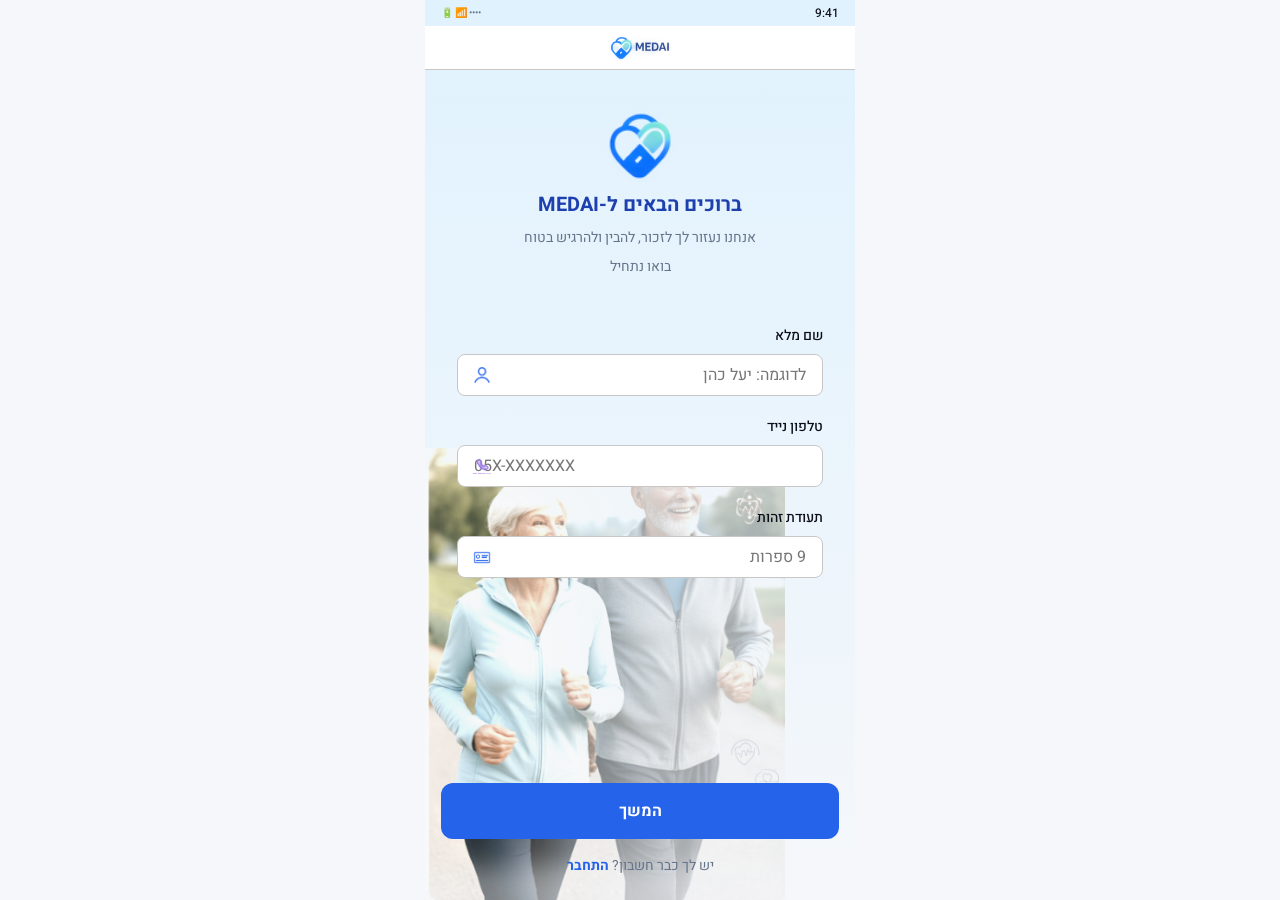
<file: index.html>
<!DOCTYPE html>
<html lang="he" dir="rtl">
<head>
<meta charset="UTF-8" />
<meta name="viewport" content="width=device-width, initial-scale=1.0" />
<title>MedAI — הרשמה</title>
<meta name="description" content="MedAI — הרשמת משתמש חדש: שם מלא, טלפון נייד ותעודת זהות" />
<link rel="icon" type="image/png" href="assets/images/logo-icon.png" />
<link rel="preconnect" href="https://fonts.googleapis.com" />
<link rel="preconnect" href="https://fonts.gstatic.com" crossorigin />
<link href="https://fonts.googleapis.com/css2?family=Heebo:wght@400;500;700&display=swap" rel="stylesheet" />
<link rel="stylesheet" href="style.css" />
</head>
<body>
<div class="screen screen--register">

  <div class="register-bg" aria-hidden="true">
    <img src="assets/images/registration-people.png" alt="" />
  </div>

  <div class="status-bar" aria-hidden="true">
    <span class="status-bar__time">9:41</span>
    <span class="status-bar__icons">••••  📶  🔋</span>
  </div>

  <header class="logo-header">
    <img src="assets/images/logo-header.png" alt="MedAI" />
  </header>

  <main class="content">

    <div class="register-hero">
      <img class="register-hero__icon" src="assets/images/logo-icon.png" alt="MedAI" />
      <h1 class="register-hero__title">ברוכים הבאים ל-MEDAI</h1>
      <p class="register-hero__subtitle">אנחנו נעזור לך לזכור, להבין ולהרגיש בטוח</p>
      <p class="register-hero__subtitle">בואו נתחיל</p>
    </div>

    <form class="form" id="register-form" action="#" onsubmit="return false;">

      <div class="field">
        <label class="field__label" for="reg-name">שם מלא</label>
        <div class="field__input-wrap">
          <input class="field__input field__input--with-icon" type="text" id="reg-name" name="reg-name" placeholder="לדוגמה: יעל כהן" autocomplete="name" />
          <span class="field__input-icon" aria-hidden="true"><img src="assets/icons/icon-user.png" alt="" /></span>
        </div>
      </div>

      <div class="field">
        <label class="field__label" for="reg-phone">טלפון נייד</label>
        <div class="field__input-wrap">
          <input class="field__input field__input--with-icon" type="tel" id="reg-phone" name="reg-phone" placeholder="05X-XXXXXXX" autocomplete="tel" />
          <span class="field__input-icon" aria-hidden="true"><img src="assets/icons/icon-phone.png" alt="" class="icon-tint-primary" /></span>
        </div>
      </div>

      <div class="field">
        <label class="field__label" for="reg-id">תעודת זהות</label>
        <div class="field__input-wrap">
          <input class="field__input field__input--with-icon" type="text" id="reg-id" name="reg-id" placeholder="9 ספרות" inputmode="numeric" autocomplete="off" />
          <span class="field__input-icon" aria-hidden="true"><img src="assets/icons/icon-id-card.png" alt="" /></span>
        </div>
      </div>

    </form>

  </main>

  <div class="btn-footer">
    <button type="submit" form="register-form" class="btn btn--primary" id="register-continue-btn">
      המשך
    </button>
    <button type="button" class="register-footer-link" id="register-login-link">
      יש לך כבר חשבון? <strong>התחבר</strong>
    </button>
  </div>

</div>
<script src="script.js"></script>
</body>
</html>
</file>
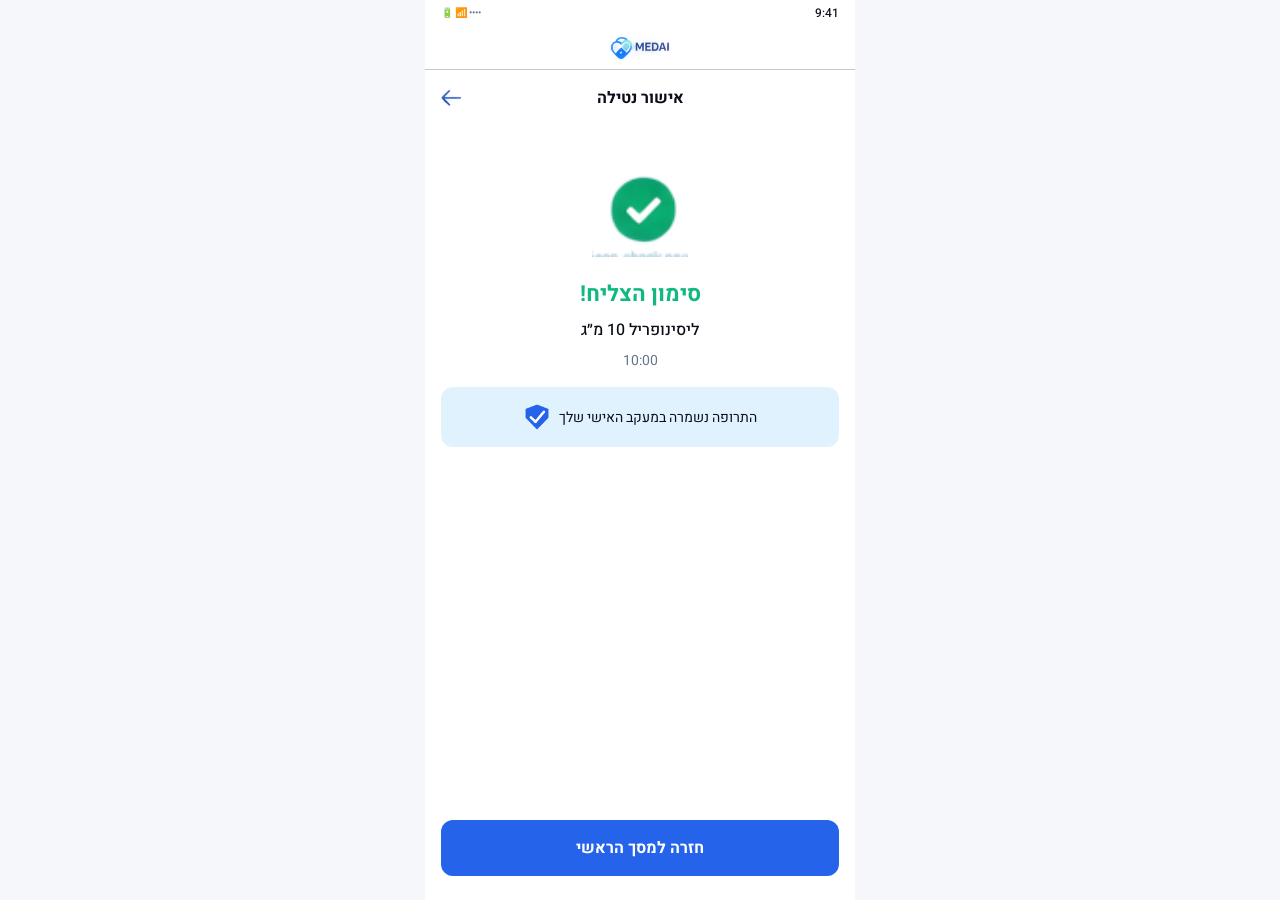
<file: dose-confirmation.html>
<!DOCTYPE html>
<html lang="he" dir="rtl">
<head>
<meta charset="UTF-8" />
<meta name="viewport" content="width=device-width, initial-scale=1.0" />
<title>MedAI — אישור נטילה</title>
<meta name="description" content="MedAI — אישור שהתרופה נלקחה בהצלחה" />
<link rel="icon" type="image/png" href="assets/images/logo-icon.png" />
<link rel="preconnect" href="https://fonts.googleapis.com" />
<link rel="preconnect" href="https://fonts.gstatic.com" crossorigin />
<link href="https://fonts.googleapis.com/css2?family=Heebo:wght@400;500;700&display=swap" rel="stylesheet" />
<link rel="stylesheet" href="style.css" />
</head>
<body>
<div class="screen">

  <div class="status-bar" aria-hidden="true">
    <span class="status-bar__time">9:41</span>
    <span class="status-bar__icons">••••  📶  🔋</span>
  </div>

  <header class="logo-header">
    <img src="assets/images/logo-header.png" alt="MedAI" />
  </header>

  <header class="page-header page-header--onboarding">
    <a class="page-header__icon-btn" href="home.html" aria-label="חזרה למסך הראשי">
      <img src="assets/icons/icon-back.png" alt="" />
    </a>
    <div class="page-header__title-group">
      <p class="page-header__title">אישור נטילה</p>
    </div>
  </header>

  <main class="content">

    <div class="result">
      <img class="result__icon" src="assets/icons/icon-check.png" alt="" />
      <h1 class="result__title result__title--success">סימון הצליח!</h1>
      <p class="result__meta" id="dose-confirm-name">ליסינופריל 10 מ״ג</p>
      <p class="result__time" id="dose-confirm-time">10:00</p>
    </div>

    <div class="info-card">
      <img src="assets/icons/icon-shield-check.png" alt="" />
      <p>התרופה נשמרה במעקב האישי שלך</p>
    </div>

  </main>

  <div class="btn-footer">
    <a class="btn btn--primary" href="home.html">חזרה למסך הראשי</a>
  </div>

</div>
<script src="script.js"></script>
</body>
</html>
</file>
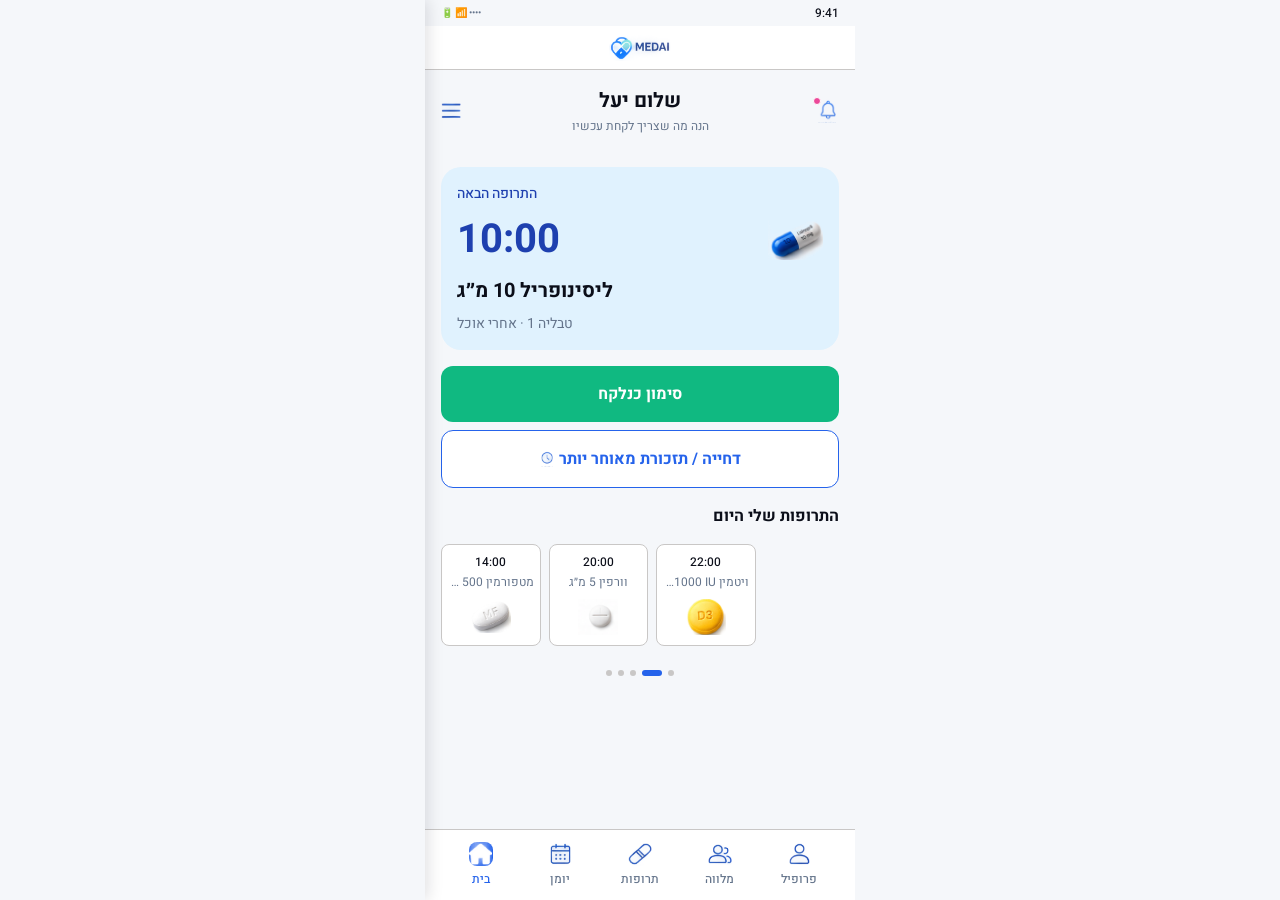
<file: home.html>
<!DOCTYPE html>
<html lang="he" dir="rtl">
<head>
<meta charset="UTF-8" />
<meta name="viewport" content="width=device-width, initial-scale=1.0" />
<title>MedAI — התרופה הבאה עכשיו</title>
<meta name="description" content="MedAI — לוח הבית: התרופה הבאה, תזכורות ותרופות היום" />
<link rel="icon" type="image/png" href="assets/images/logo-icon.png" />
<link rel="preconnect" href="https://fonts.googleapis.com" />
<link rel="preconnect" href="https://fonts.gstatic.com" crossorigin />
<link href="https://fonts.googleapis.com/css2?family=Heebo:wght@400;500;700&display=swap" rel="stylesheet" />
<link rel="stylesheet" href="style.css" />
</head>
<body>
<div class="screen screen--tinted">

  <div class="status-bar" aria-hidden="true">
    <span class="status-bar__time">9:41</span>
    <span class="status-bar__icons">••••  📶  🔋</span>
  </div>

  <header class="logo-header">
    <img src="assets/images/logo-header.png" alt="MedAI" />
  </header>

  <header class="page-header">
    <button type="button" class="page-header__icon-btn" id="menu-toggle" aria-haspopup="true" aria-expanded="false" aria-controls="nav-drawer" aria-label="פתיחת תפריט">
      <img src="assets/icons/icon-menu.png" alt="" />
    </button>
    <div class="page-header__title-group">
      <p class="page-header__title page-header__title--lg">שלום <span id="patient-name-index">יעל</span></p>
      <p class="page-header__subtitle">הנה מה שצריך לקחת עכשיו</p>
    </div>
    <a class="page-header__icon-btn page-header__icon-btn--trailing" href="prescription-alert.html" aria-label="התראות">
      <img src="assets/icons/icon-bell.png" alt="" />
      <span class="page-header__badge" aria-hidden="true"></span>
    </a>
  </header>

  <main class="content">

    <section class="hero-card" aria-label="התרופה הבאה">
      <p class="hero-card__kicker">התרופה הבאה</p>
      <div class="hero-card__time-row">
        <p class="hero-card__time">10:00</p>
        <img class="hero-card__pill-img" src="assets/images/lisinopril-10mg.png" alt="ליסינופריל 10 מ״ג" />
      </div>
      <p class="hero-card__name">ליסינופריל 10 מ״ג</p>
      <p class="hero-card__caption">טבליה 1 · אחרי אוכל</p>
    </section>

    <div class="action-buttons">
      <button type="button" class="btn btn--success" id="confirm-dose-btn" data-next="dose-confirmation.html">
        <img src="assets/icons/icon-check.png" alt="" />
        סימון כנלקח
      </button>
      <button type="button" class="btn btn--outline" id="snooze-btn">
        <img src="assets/icons/icon-clock.png" alt="" />
        דחייה / תזכורת מאוחר יותר
      </button>
    </div>

    <div class="snooze-popup" id="snooze-popup" hidden>
      <div class="snooze-popup__card">
        <button type="button" class="snooze-popup__close" id="snooze-popup-close" aria-label="סגירה">✕</button>
        <img class="snooze-popup__img" src="assets/images/snooze-reminder.png" alt="מזכיר אותך עוד 10 דקות" />
      </div>
    </div>

    <h2 class="section-title">התרופות שלי היום</h2>

    <div class="mini-cards" id="mini-cards-list">
      <article class="mini-card">
        <div class="mini-card__text">
          <p class="mini-card__time">14:00</p>
          <p class="mini-card__name">מטפורמין 500 מ״ג</p>
        </div>
        <img class="mini-card__img" src="assets/images/metformin-500mg.png" alt="מטפורמין" />
      </article>
      <article class="mini-card">
        <div class="mini-card__text">
          <p class="mini-card__time">20:00</p>
          <p class="mini-card__name">וורפין 5 מ״ג</p>
        </div>
        <img class="mini-card__img" src="assets/images/warfarin-5mg.png" alt="וורפין" />
      </article>
      <article class="mini-card">
        <div class="mini-card__text">
          <p class="mini-card__time">22:00</p>
          <p class="mini-card__name">ויטמין D 1000 IU</p>
        </div>
        <img class="mini-card__img" src="assets/images/vitamin-d-1000iu.png" alt="ויטמין D" />
      </article>
    </div>

    <div class="slider" role="tablist" aria-label="דפדוף תרופות">
      <span class="slider__dot" aria-hidden="true"></span>
      <span class="slider__dot slider__dot--active" aria-hidden="true"></span>
      <span class="slider__dot" aria-hidden="true"></span>
      <span class="slider__dot" aria-hidden="true"></span>
      <span class="slider__dot" aria-hidden="true"></span>
    </div>

  </main>

  <nav class="bottom-nav" aria-label="ניווט ראשי">
    <a class="nav-item nav-item--active" href="home.html" aria-current="page">
      <span class="nav-item__icon-wrap"><img src="assets/icons/nav-home.png" alt="" /></span>
      <span class="nav-item__label">בית</span>
    </a>
    <a class="nav-item" href="#">
      <span class="nav-item__icon-wrap"><img src="assets/icons/nav-calendar.png" alt="" /></span>
      <span class="nav-item__label">יומן</span>
    </a>
    <a class="nav-item" href="onboarding.html">
      <span class="nav-item__icon-wrap"><img src="assets/icons/nav-medications.png" alt="" /></span>
      <span class="nav-item__label">תרופות</span>
    </a>
    <a class="nav-item" href="status.html">
      <span class="nav-item__icon-wrap"><img src="assets/icons/nav-caregiver.png" alt="" /></span>
      <span class="nav-item__label">מלווה</span>
    </a>
    <a class="nav-item" href="#">
      <span class="nav-item__icon-wrap"><img src="assets/icons/nav-profile.png" alt="" /></span>
      <span class="nav-item__label">פרופיל</span>
    </a>
  </nav>

  <div class="drawer-overlay" id="drawer-overlay" aria-hidden="true"></div>
  <nav class="drawer" id="nav-drawer" aria-label="ניווט בין מסכים" aria-hidden="true">
    <div class="drawer__head">
      <button type="button" class="drawer__close" id="drawer-close" aria-label="סגירת תפריט">✕</button>
      <p class="drawer__title">מסכי האפליקציה</p>
    </div>
    <div class="drawer__nav">
      <a class="drawer__link" href="index.html">הרשמה</a>
      <a class="drawer__link is-current" href="home.html" aria-current="page">מסך הבית — התרופה הבאה עכשיו</a>
      <a class="drawer__link" href="onboarding.html">הזנת תרופה ראשונה</a>
      <a class="drawer__link" href="status.html">סטטוס המטופל היום — מלווה</a>
    </div>
  </nav>

</div>
<script src="script.js"></script>
</body>
</html>
</file>
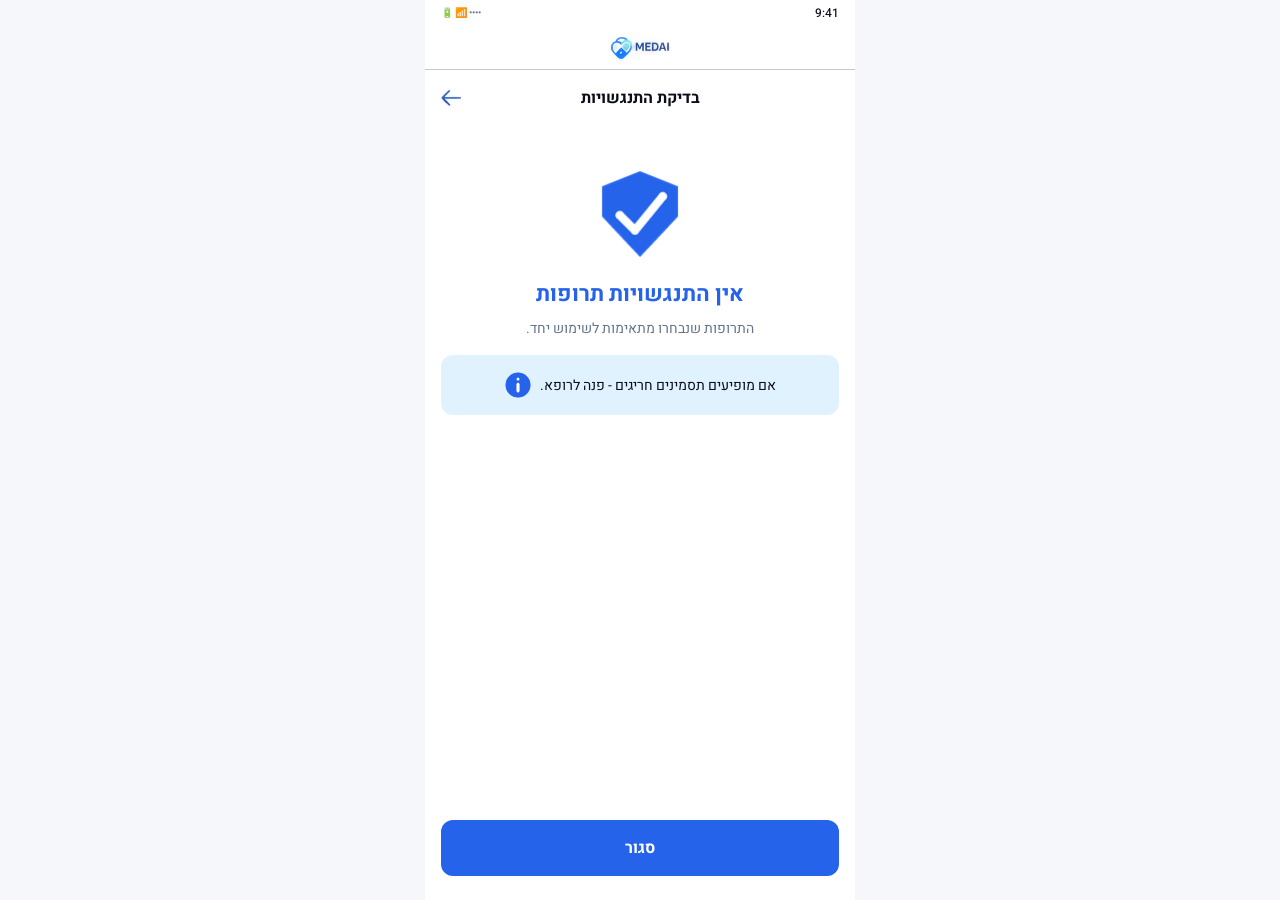
<file: interaction-check.html>
<!DOCTYPE html>
<html lang="he" dir="rtl">
<head>
<meta charset="UTF-8" />
<meta name="viewport" content="width=device-width, initial-scale=1.0" />
<title>MedAI — בדיקת התנגשויות תרופות</title>
<meta name="description" content="MedAI — תוצאת בדיקת התנגשויות בין תרופות" />
<link rel="icon" type="image/png" href="assets/images/logo-icon.png" />
<link rel="preconnect" href="https://fonts.googleapis.com" />
<link rel="preconnect" href="https://fonts.gstatic.com" crossorigin />
<link href="https://fonts.googleapis.com/css2?family=Heebo:wght@400;500;700&display=swap" rel="stylesheet" />
<link rel="stylesheet" href="style.css" />
</head>
<body>
<div class="screen">

  <div class="status-bar" aria-hidden="true">
    <span class="status-bar__time">9:41</span>
    <span class="status-bar__icons">••••  📶  🔋</span>
  </div>

  <header class="logo-header">
    <img src="assets/images/logo-header.png" alt="MedAI" />
  </header>

  <header class="page-header page-header--onboarding">
    <a class="page-header__icon-btn" href="home.html" aria-label="חזרה למסך הראשי">
      <img src="assets/icons/icon-back.png" alt="" />
    </a>
    <div class="page-header__title-group">
      <p class="page-header__title">בדיקת התנגשויות</p>
    </div>
  </header>

  <main class="content">

    <div class="result">
      <img class="result__icon" src="assets/icons/icon-shield-check.png" alt="" />
      <h1 class="result__title result__title--primary">אין התנגשויות תרופות</h1>
      <p class="result__caption" id="interaction-caption">התרופות שנבחרו מתאימות לשימוש יחד.</p>
    </div>

    <div class="info-card">
      <img src="assets/icons/icon-info.png" alt="" />
      <p>אם מופיעים תסמינים חריגים - פנה לרופא.</p>
    </div>

  </main>

  <div class="btn-footer">
    <a class="btn btn--primary" href="home.html">סגור</a>
  </div>

</div>
<script src="script.js"></script>
</body>
</html>
</file>
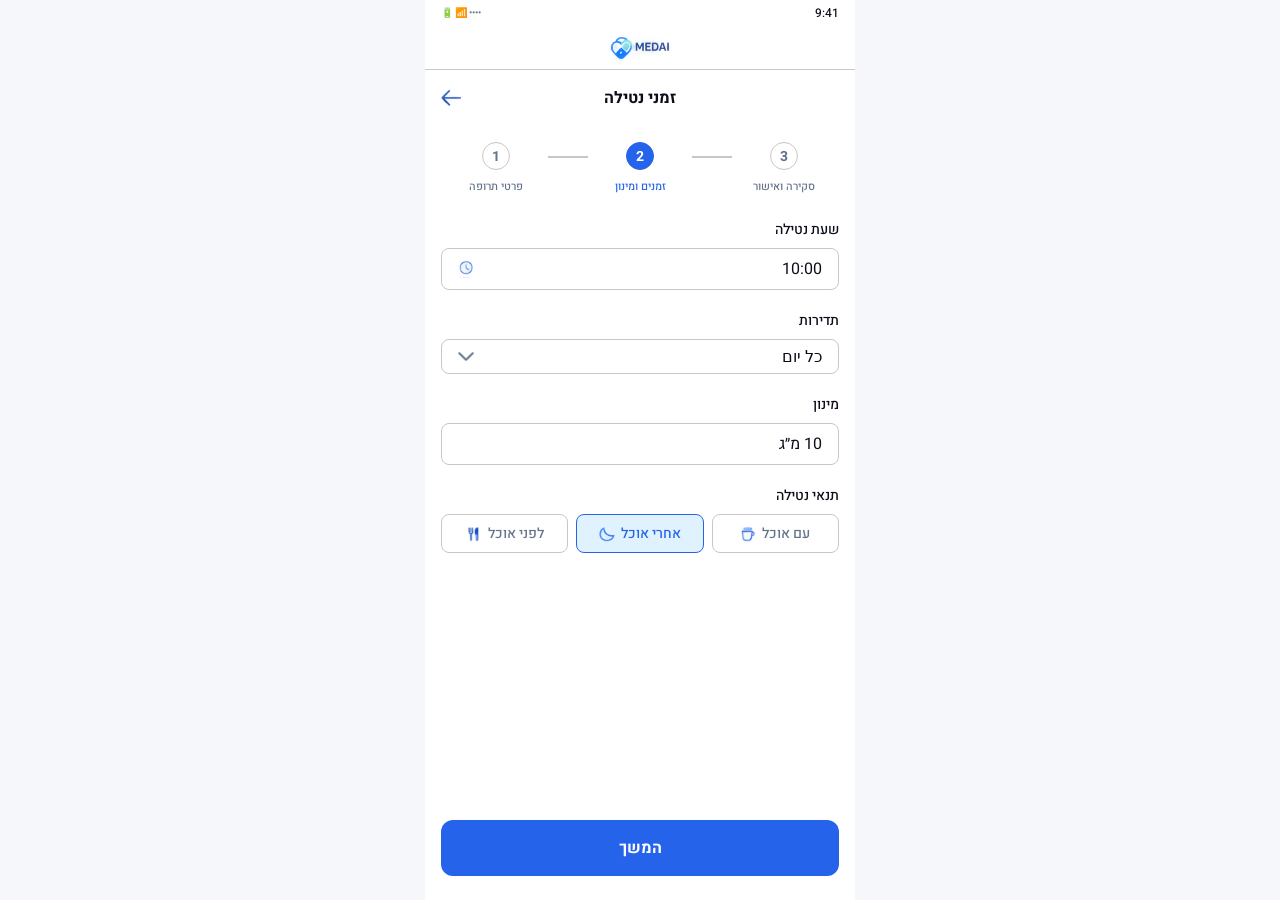
<file: onboarding-2.html>
<!DOCTYPE html>
<html lang="he" dir="rtl">
<head>
<meta charset="UTF-8" />
<meta name="viewport" content="width=device-width, initial-scale=1.0" />
<title>MedAI — זמני נטילה</title>
<meta name="description" content="MedAI — אשף הזנת תרופה: שלב 2, זמנים ומינון" />
<link rel="icon" type="image/png" href="assets/images/logo-icon.png" />
<link rel="preconnect" href="https://fonts.googleapis.com" />
<link rel="preconnect" href="https://fonts.gstatic.com" crossorigin />
<link href="https://fonts.googleapis.com/css2?family=Heebo:wght@400;500;700&display=swap" rel="stylesheet" />
<link rel="stylesheet" href="style.css" />
</head>
<body data-page="onboarding-2">
<div class="screen">

  <div class="status-bar" aria-hidden="true">
    <span class="status-bar__time">9:41</span>
    <span class="status-bar__icons">••••  📶  🔋</span>
  </div>

  <header class="logo-header">
    <img src="assets/images/logo-header.png" alt="MedAI" />
  </header>

  <header class="page-header page-header--onboarding">
    <a class="page-header__icon-btn" href="onboarding.html" aria-label="חזרה לשלב הקודם">
      <img src="assets/icons/icon-back.png" alt="" />
    </a>
    <div class="page-header__title-group">
      <p class="page-header__title">זמני נטילה</p>
    </div>
  </header>

  <ol class="stepper" aria-label="שלבי הזנת תרופה">
    <li class="stepper__step">
      <span class="stepper__circle">1</span>
      <span class="stepper__label">פרטי תרופה</span>
    </li>
    <li class="stepper__connector" aria-hidden="true"></li>
    <li class="stepper__step stepper__step--active">
      <span class="stepper__circle" aria-current="step">2</span>
      <span class="stepper__label">זמנים ומינון</span>
    </li>
    <li class="stepper__connector" aria-hidden="true"></li>
    <li class="stepper__step">
      <span class="stepper__circle">3</span>
      <span class="stepper__label">סקירה ואישור</span>
    </li>
  </ol>

  <form class="form" action="#" onsubmit="return false;">

    <div class="field">
      <label class="field__label" for="dose-time">שעת נטילה</label>
      <div class="field__input-wrap">
        <input class="field__input field__input--with-icon" type="text" id="dose-time" name="dose-time" value="10:00" inputmode="numeric" />
        <span class="field__input-icon" aria-hidden="true"><img src="assets/icons/icon-clock.png" alt="" /></span>
      </div>
    </div>

    <div class="field">
      <label class="field__label" for="frequency">תדירות</label>
      <div class="field__input-wrap">
        <select class="field__input field__input--with-icon" id="frequency" name="frequency">
          <option value="daily">כל יום</option>
          <option value="every-12h">כל 12 שעות</option>
          <option value="weekly">פעם בשבוע</option>
        </select>
        <span class="field__input-icon" aria-hidden="true"><img src="assets/icons/icon-chevron-down.png" alt="" /></span>
      </div>
    </div>

    <div class="field">
      <label class="field__label" for="dosage">מינון</label>
      <div class="field__input-wrap">
        <input class="field__input" type="text" id="dosage" name="dosage" value="10 מ״ג" />
      </div>
    </div>

    <div class="field">
      <span class="field__label">תנאי נטילה</span>
      <div class="chip-row" role="radiogroup" aria-label="תנאי נטילה">
        <button type="button" class="chip" role="radio" aria-pressed="false" aria-checked="false" data-chip="before">
          <img src="assets/icons/icon-before.png" alt="" />
          לפני אוכל
        </button>
        <button type="button" class="chip" role="radio" aria-pressed="true" aria-checked="true" data-chip="after">
          <img src="assets/icons/icon-after.png" alt="" />
          אחרי אוכל
        </button>
        <button type="button" class="chip" role="radio" aria-pressed="false" aria-checked="false" data-chip="with">
          <img src="assets/icons/icon-with.png" alt="" />
          עם אוכל
        </button>
      </div>
    </div>

  </form>

  <div class="btn-footer">
    <button type="submit" form="" class="btn btn--primary" id="continue-btn" data-next="onboarding-3.html">
      המשך
    </button>
  </div>

</div>
<script src="script.js"></script>
</body>
</html>
</file>
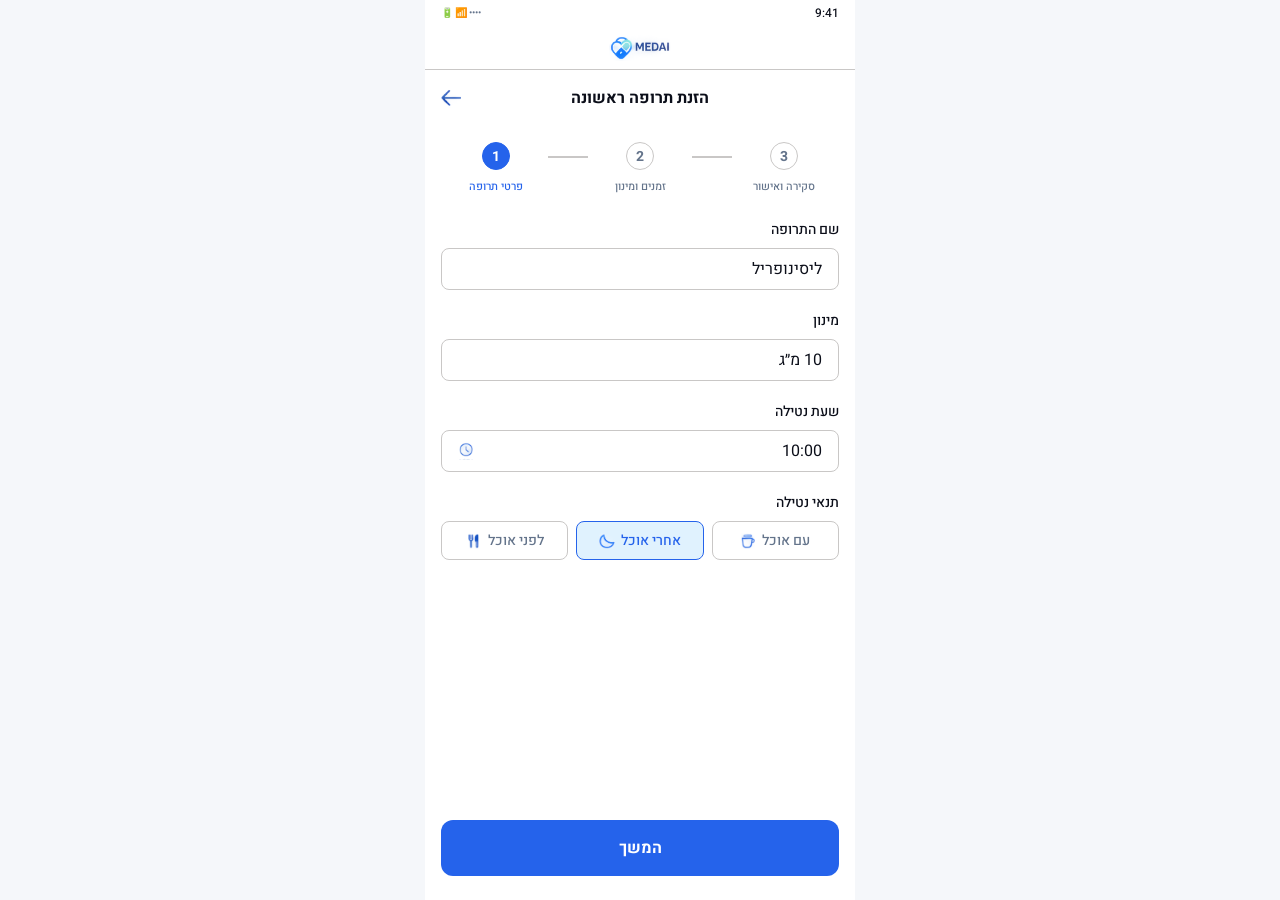
<file: onboarding.html>
<!DOCTYPE html>
<html lang="he" dir="rtl">
<head>
<meta charset="UTF-8" />
<meta name="viewport" content="width=device-width, initial-scale=1.0" />
<title>MedAI — הזנת תרופה ראשונה</title>
<meta name="description" content="MedAI — אשף הזנת תרופה ראשונה: פרטי תרופה, זמנים ומינון, סקירה ואישור" />
<link rel="icon" type="image/png" href="assets/images/logo-icon.png" />
<link rel="preconnect" href="https://fonts.googleapis.com" />
<link rel="preconnect" href="https://fonts.gstatic.com" crossorigin />
<link href="https://fonts.googleapis.com/css2?family=Heebo:wght@400;500;700&display=swap" rel="stylesheet" />
<link rel="stylesheet" href="style.css" />
</head>
<body>
<div class="screen">

  <div class="status-bar" aria-hidden="true">
    <span class="status-bar__time">9:41</span>
    <span class="status-bar__icons">••••  📶  🔋</span>
  </div>

  <header class="logo-header">
    <img src="assets/images/logo-header.png" alt="MedAI" />
  </header>

  <header class="page-header page-header--onboarding">
    <a class="page-header__icon-btn" href="home.html" aria-label="חזרה למסך הקודם">
      <img src="assets/icons/icon-back.png" alt="" />
    </a>
    <div class="page-header__title-group">
      <p class="page-header__title">הזנת תרופה ראשונה</p>
    </div>
  </header>

  <ol class="stepper" aria-label="שלבי הזנת תרופה">
    <li class="stepper__step stepper__step--active">
      <span class="stepper__circle" aria-current="step">1</span>
      <span class="stepper__label">פרטי תרופה</span>
    </li>
    <li class="stepper__connector" aria-hidden="true"></li>
    <li class="stepper__step">
      <span class="stepper__circle">2</span>
      <span class="stepper__label">זמנים ומינון</span>
    </li>
    <li class="stepper__connector" aria-hidden="true"></li>
    <li class="stepper__step">
      <span class="stepper__circle">3</span>
      <span class="stepper__label">סקירה ואישור</span>
    </li>
  </ol>

  <form class="form" action="#" onsubmit="return false;">

    <div class="field">
      <label class="field__label" for="drug-name">שם התרופה</label>
      <div class="field__input-wrap">
        <input class="field__input" type="text" id="drug-name" name="drug-name" value="ליסינופריל" />
      </div>
    </div>

    <div class="field">
      <label class="field__label" for="dosage">מינון</label>
      <div class="field__input-wrap">
        <input class="field__input" type="text" id="dosage" name="dosage" value="10 מ״ג" />
      </div>
    </div>

    <div class="field">
      <label class="field__label" for="dose-time">שעת נטילה</label>
      <div class="field__input-wrap">
        <input class="field__input field__input--with-icon" type="text" id="dose-time" name="dose-time" value="10:00" inputmode="numeric" />
        <span class="field__input-icon" aria-hidden="true"><img src="assets/icons/icon-clock.png" alt="" /></span>
      </div>
    </div>

    <div class="field">
      <span class="field__label">תנאי נטילה</span>
      <div class="chip-row" role="radiogroup" aria-label="תנאי נטילה">
        <button type="button" class="chip" role="radio" aria-pressed="false" aria-checked="false" data-chip="before">
          <img src="assets/icons/icon-before.png" alt="" />
          לפני אוכל
        </button>
        <button type="button" class="chip" role="radio" aria-pressed="true" aria-checked="true" data-chip="after">
          <img src="assets/icons/icon-after.png" alt="" />
          אחרי אוכל
        </button>
        <button type="button" class="chip" role="radio" aria-pressed="false" aria-checked="false" data-chip="with">
          <img src="assets/icons/icon-with.png" alt="" />
          עם אוכל
        </button>
      </div>
    </div>

  </form>

  <div class="btn-footer">
    <button type="submit" form="" class="btn btn--primary" id="continue-btn" data-next="onboarding-2.html">
      המשך
    </button>
  </div>

</div>
<script src="script.js"></script>
</body>
</html>
</file>
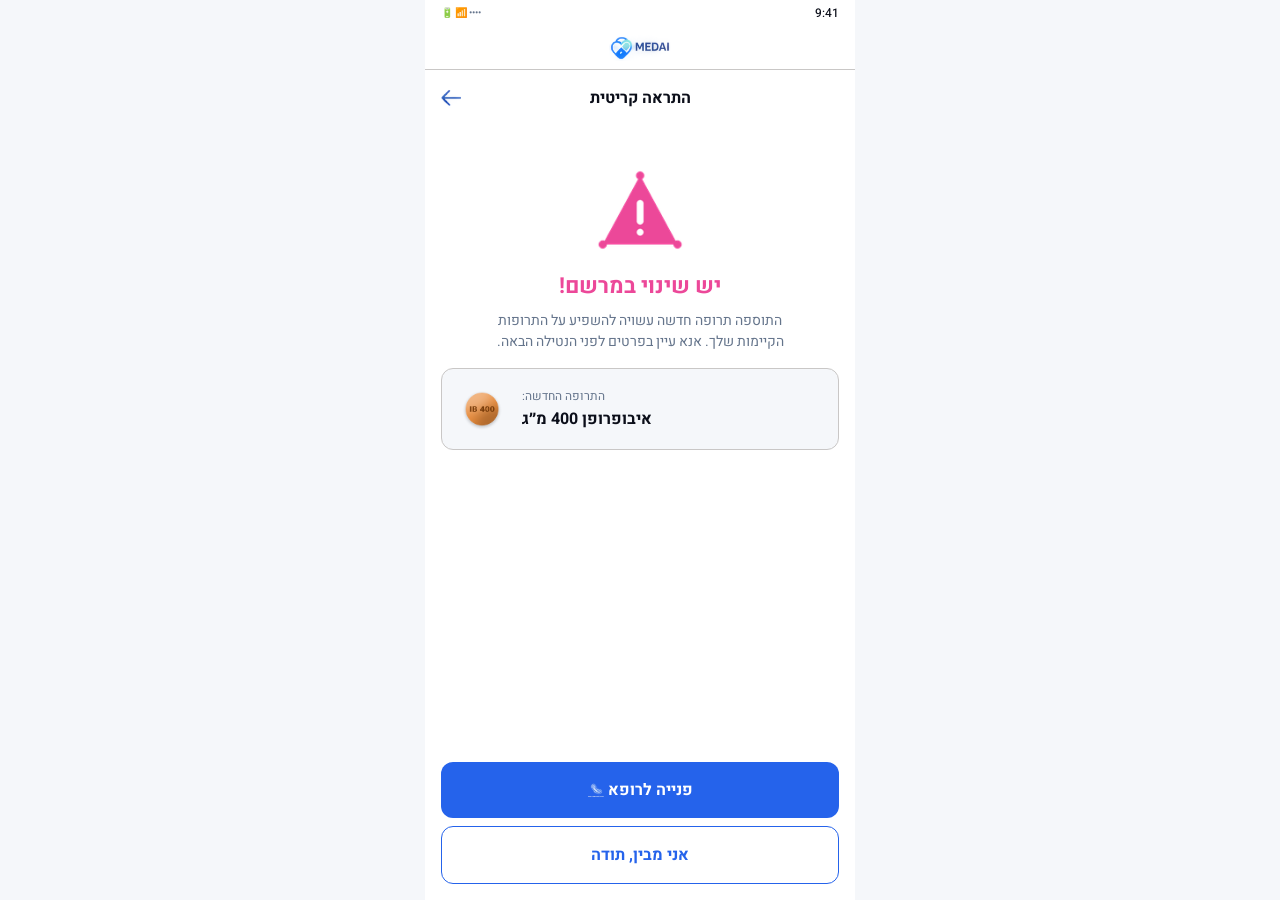
<file: prescription-alert.html>
<!DOCTYPE html>
<html lang="he" dir="rtl">
<head>
<meta charset="UTF-8" />
<meta name="viewport" content="width=device-width, initial-scale=1.0" />
<title>MedAI — התראה קריטית</title>
<meta name="description" content="MedAI — התראה על שינוי במרשם התרופות" />
<link rel="icon" type="image/png" href="assets/images/logo-icon.png" />
<link rel="preconnect" href="https://fonts.googleapis.com" />
<link rel="preconnect" href="https://fonts.gstatic.com" crossorigin />
<link href="https://fonts.googleapis.com/css2?family=Heebo:wght@400;500;700&display=swap" rel="stylesheet" />
<link rel="stylesheet" href="style.css" />
</head>
<body>
<div class="screen">

  <div class="status-bar" aria-hidden="true">
    <span class="status-bar__time">9:41</span>
    <span class="status-bar__icons">••••  📶  🔋</span>
  </div>

  <header class="logo-header">
    <img src="assets/images/logo-header.png" alt="MedAI" />
  </header>

  <header class="page-header page-header--onboarding">
    <a class="page-header__icon-btn" href="home.html" aria-label="חזרה למסך הראשי">
      <img src="assets/icons/icon-back.png" alt="" />
    </a>
    <div class="page-header__title-group">
      <p class="page-header__title">התראה קריטית</p>
    </div>
  </header>

  <main class="content">

    <div class="result">
      <img class="result__icon result__icon--md" src="assets/icons/icon-warning.png" alt="" />
      <h1 class="result__title result__title--alert">יש שינוי במרשם!</h1>
      <p class="result__caption">התוספה תרופה חדשה עשויה להשפיע על התרופות הקיימות שלך. אנא עיין בפרטים לפני הנטילה הבאה.</p>
    </div>

    <div class="new-med-card">
      <img src="assets/images/ibuprofen-400mg.png" alt="איבופרופן" />
      <div>
        <p class="new-med-card__label">התרופה החדשה:</p>
        <p class="new-med-card__name">איבופרופן 400 מ״ג</p>
      </div>
    </div>

  </main>

  <div class="result__footer">
    <a class="btn btn--primary" href="tel:*3000">
      <img src="assets/icons/icon-phone.png" alt="" />
      פנייה לרופא
    </a>
    <a class="btn btn--outline" href="home.html">אני מבין, תודה</a>
  </div>

</div>
<script src="script.js"></script>
</body>
</html>
</file>
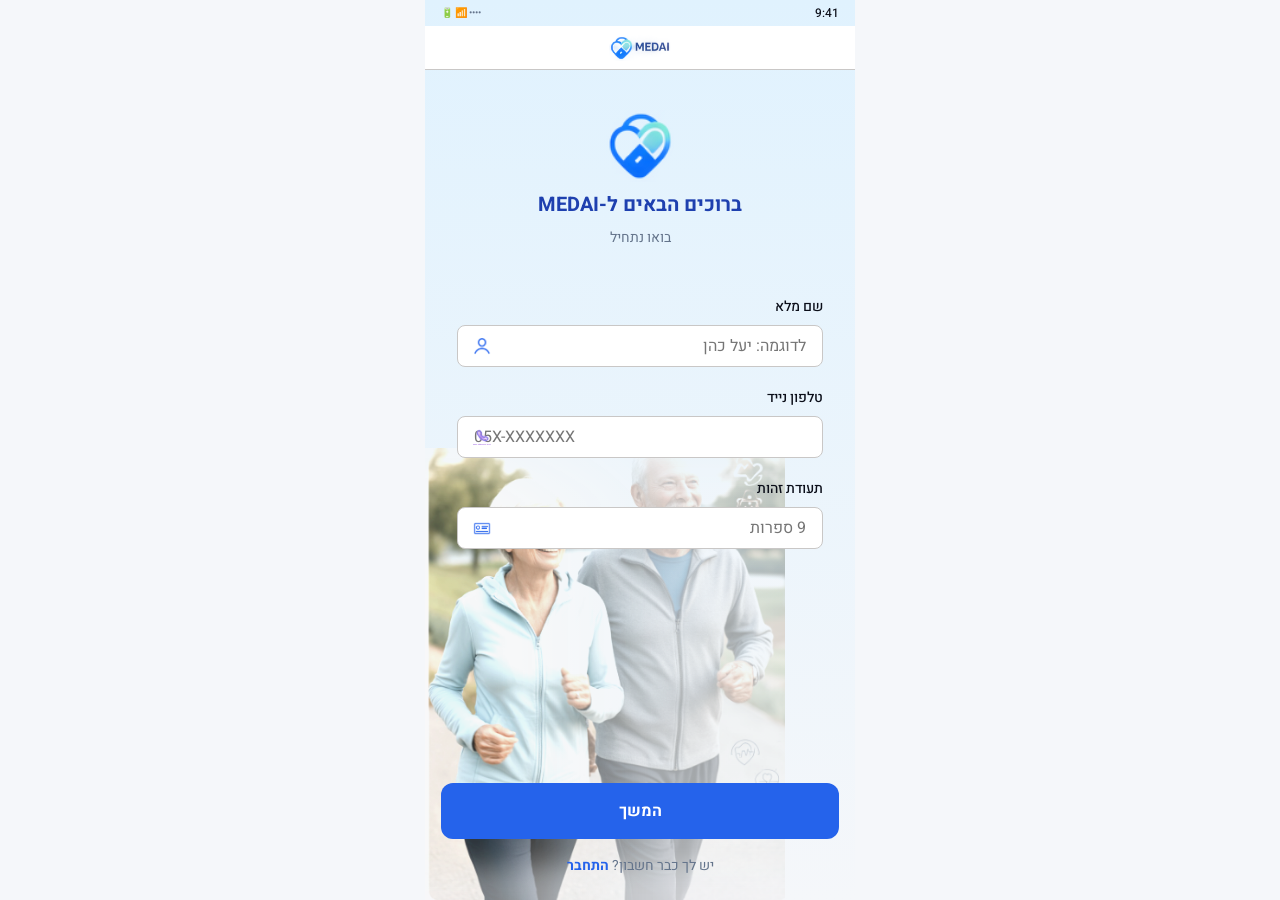
<file: registration.html>
<!DOCTYPE html>
<html lang="he" dir="rtl">
<head>
<meta charset="UTF-8" />
<meta name="viewport" content="width=device-width, initial-scale=1.0" />
<title>MedAI — הרשמה</title>
<meta name="description" content="MedAI — הרשמת משתמש חדש: שם מלא, טלפון נייד ותעודת זהות" />
<link rel="icon" type="image/png" href="assets/images/logo-icon.png" />
<link rel="preconnect" href="https://fonts.googleapis.com" />
<link rel="preconnect" href="https://fonts.gstatic.com" crossorigin />
<link href="https://fonts.googleapis.com/css2?family=Heebo:wght@400;500;700&display=swap" rel="stylesheet" />
<link rel="stylesheet" href="style.css" />
</head>
<body>
<div class="screen screen--register">

  <div class="register-bg" aria-hidden="true">
    <img src="assets/images/registration-people.png" alt="" />
  </div>

  <div class="status-bar" aria-hidden="true">
    <span class="status-bar__time">9:41</span>
    <span class="status-bar__icons">••••  📶  🔋</span>
  </div>

  <header class="logo-header">
    <img src="assets/images/logo-header.png" alt="MedAI" />
  </header>

  <main class="content">

    <div class="register-hero">
      <img class="register-hero__icon" src="assets/images/logo-icon.png" alt="MedAI" />
      <h1 class="register-hero__title">ברוכים הבאים ל-MEDAI</h1>
      <p class="register-hero__subtitle">בואו נתחיל</p>
    </div>

    <form class="form" id="register-form" action="#" onsubmit="return false;">

      <div class="field">
        <label class="field__label" for="reg-name">שם מלא</label>
        <div class="field__input-wrap">
          <input class="field__input field__input--with-icon" type="text" id="reg-name" name="reg-name" placeholder="לדוגמה: יעל כהן" autocomplete="name" />
          <span class="field__input-icon" aria-hidden="true"><img src="assets/icons/icon-user.png" alt="" /></span>
        </div>
      </div>

      <div class="field">
        <label class="field__label" for="reg-phone">טלפון נייד</label>
        <div class="field__input-wrap">
          <input class="field__input field__input--with-icon" type="tel" id="reg-phone" name="reg-phone" placeholder="05X-XXXXXXX" autocomplete="tel" />
          <span class="field__input-icon" aria-hidden="true"><img src="assets/icons/icon-phone.png" alt="" class="icon-tint-primary" /></span>
        </div>
      </div>

      <div class="field">
        <label class="field__label" for="reg-id">תעודת זהות</label>
        <div class="field__input-wrap">
          <input class="field__input field__input--with-icon" type="text" id="reg-id" name="reg-id" placeholder="9 ספרות" inputmode="numeric" autocomplete="off" />
          <span class="field__input-icon" aria-hidden="true"><img src="assets/icons/icon-id-card.png" alt="" /></span>
        </div>
      </div>

    </form>

  </main>

  <div class="btn-footer">
    <button type="submit" form="register-form" class="btn btn--primary" id="register-continue-btn">
      המשך
    </button>
    <button type="button" class="register-footer-link" id="register-login-link">
      יש לך כבר חשבון? <strong>התחבר</strong>
    </button>
  </div>

</div>
<script src="script.js"></script>
</body>
</html>
</file>
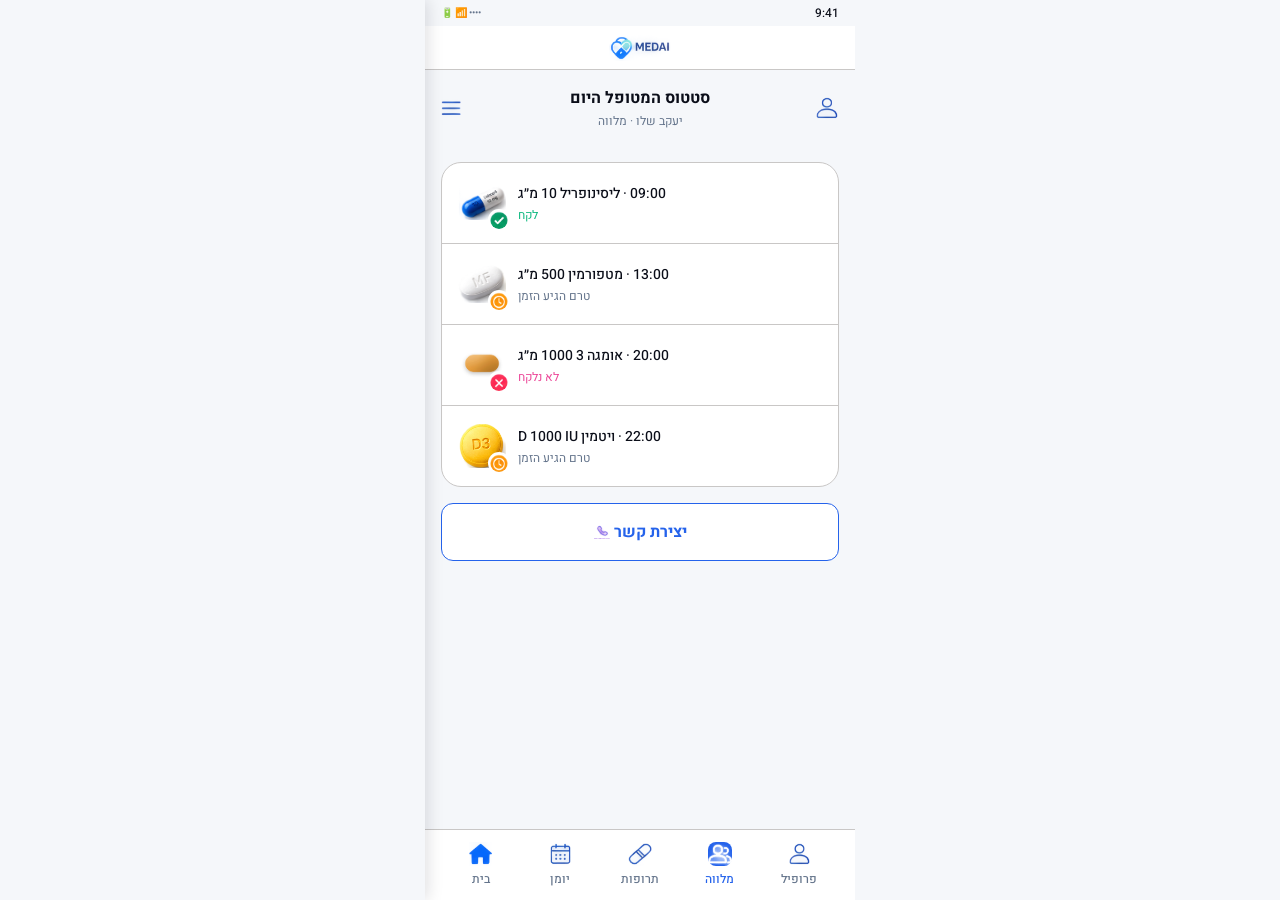
<file: status.html>
<!DOCTYPE html>
<html lang="he" dir="rtl">
<head>
<meta charset="UTF-8" />
<meta name="viewport" content="width=device-width, initial-scale=1.0" />
<title>MedAI — סטטוס המטופל היום</title>
<meta name="description" content="MedAI — תצוגת מלווה: סטטוס נטילת התרופות של המטופל היום" />
<link rel="icon" type="image/png" href="assets/images/logo-icon.png" />
<link rel="preconnect" href="https://fonts.googleapis.com" />
<link rel="preconnect" href="https://fonts.gstatic.com" crossorigin />
<link href="https://fonts.googleapis.com/css2?family=Heebo:wght@400;500;700&display=swap" rel="stylesheet" />
<link rel="stylesheet" href="style.css" />
</head>
<body>
<div class="screen screen--tinted">

  <div class="status-bar" aria-hidden="true">
    <span class="status-bar__time">9:41</span>
    <span class="status-bar__icons">••••  📶  🔋</span>
  </div>

  <header class="logo-header">
    <img src="assets/images/logo-header.png" alt="MedAI" />
  </header>

  <header class="page-header">
    <button type="button" class="page-header__icon-btn" id="menu-toggle" aria-haspopup="true" aria-expanded="false" aria-controls="nav-drawer" aria-label="פתיחת תפריט">
      <img src="assets/icons/icon-menu.png" alt="" />
    </button>
    <div class="page-header__title-group">
      <p class="page-header__title">סטטוס <span id="patient-name-status">המטופל</span> היום</p>
      <p class="page-header__subtitle">יעקב שלו · מלווה</p>
    </div>
    <a class="page-header__icon-btn page-header__icon-btn--trailing" href="#" aria-label="פרופיל">
      <img src="assets/icons/nav-profile.png" alt="" />
    </a>
  </header>

  <main class="content">

    <section class="status-list" id="status-list" aria-label="סטטוס תרופות היום">

      <div class="status-row">
        <div class="status-row__photo-wrap">
          <img class="status-row__photo" src="assets/images/lisinopril-10mg.png" alt="ליסינופריל" />
          <img class="status-row__badge" src="assets/icons/status-taken.png" alt="" />
        </div>
        <div class="status-row__text">
          <p class="status-row__line">09:00 · ליסינופריל 10 מ״ג</p>
          <p class="status-row__label status-row__label--success">לקח</p>
        </div>
      </div>

      <div class="status-row">
        <div class="status-row__photo-wrap">
          <img class="status-row__photo" src="assets/images/metformin-500mg.png" alt="מטפורמין" />
          <img class="status-row__badge" src="assets/icons/status-pending.png" alt="" />
        </div>
        <div class="status-row__text">
          <p class="status-row__line">13:00 · מטפורמין 500 מ״ג</p>
          <p class="status-row__label status-row__label--warning">טרם הגיע הזמן</p>
        </div>
      </div>

      <div class="status-row">
        <div class="status-row__photo-wrap">
          <img class="status-row__photo" src="assets/images/omega3-1000mg.png" alt="אומגה 3" />
          <img class="status-row__badge" src="assets/icons/status-not-taken.png" alt="" />
        </div>
        <div class="status-row__text">
          <p class="status-row__line">20:00 · אומגה 3 1000 מ״ג</p>
          <p class="status-row__label status-row__label--alert">לא נלקח</p>
        </div>
      </div>

      <div class="status-row">
        <div class="status-row__photo-wrap">
          <img class="status-row__photo" src="assets/images/vitamin-d-1000iu.png" alt="ויטמין D" />
          <img class="status-row__badge" src="assets/icons/status-pending.png" alt="" />
        </div>
        <div class="status-row__text">
          <p class="status-row__line">22:00 · ויטמין D 1000 IU</p>
          <p class="status-row__label status-row__label--warning">טרם הגיע הזמן</p>
        </div>
      </div>

    </section>

    <button type="button" class="btn btn--outline">
      <img src="assets/icons/icon-phone.png" alt="" style="filter: invert(29%) sepia(84%) saturate(2000%) hue-rotate(213deg) brightness(95%) contrast(93%);" />
      יצירת קשר
    </button>

  </main>

  <nav class="bottom-nav" aria-label="ניווט ראשי">
    <a class="nav-item" href="home.html">
      <span class="nav-item__icon-wrap"><img src="assets/icons/nav-home.png" alt="" /></span>
      <span class="nav-item__label">בית</span>
    </a>
    <a class="nav-item" href="#">
      <span class="nav-item__icon-wrap"><img src="assets/icons/nav-calendar.png" alt="" /></span>
      <span class="nav-item__label">יומן</span>
    </a>
    <a class="nav-item" href="onboarding.html">
      <span class="nav-item__icon-wrap"><img src="assets/icons/nav-medications.png" alt="" /></span>
      <span class="nav-item__label">תרופות</span>
    </a>
    <a class="nav-item nav-item--active" href="status.html" aria-current="page">
      <span class="nav-item__icon-wrap"><img src="assets/icons/nav-caregiver.png" alt="" /></span>
      <span class="nav-item__label">מלווה</span>
    </a>
    <a class="nav-item" href="#">
      <span class="nav-item__icon-wrap"><img src="assets/icons/nav-profile.png" alt="" /></span>
      <span class="nav-item__label">פרופיל</span>
    </a>
  </nav>

  <div class="drawer-overlay" id="drawer-overlay" aria-hidden="true"></div>
  <nav class="drawer" id="nav-drawer" aria-label="ניווט בין מסכים" aria-hidden="true">
    <div class="drawer__head">
      <button type="button" class="drawer__close" id="drawer-close" aria-label="סגירת תפריט">✕</button>
      <p class="drawer__title">מסכי האפליקציה</p>
    </div>
    <div class="drawer__nav">
      <a class="drawer__link" href="index.html">הרשמה</a>
      <a class="drawer__link" href="home.html">מסך הבית — התרופה הבאה עכשיו</a>
      <a class="drawer__link" href="onboarding.html">הזנת תרופה ראשונה</a>
      <a class="drawer__link is-current" href="status.html" aria-current="page">סטטוס המטופל היום — מלווה</a>
    </div>
  </nav>

</div>
<script src="script.js"></script>
</body>
</html>
</file>
<file: style.css>
/* =========================================================
   MedAI — style.css
   Tokens mirror the Figma variable collections 1:1 by name:
   color/*, typography/*, space/*, radius/*  ->  --color-*, --font-*, --space-*, --radius-*
   ========================================================= */

:root {
  /* color */
  --color-primary-base: #2563eb;
  --color-primary-dark: #1e40af;
  --color-bg-light: #e0f2fe;
  --color-bg-secondary: #f5f7fa;
  --color-surface-base: #ffffff;
  --color-status-success: #10b981;
  --color-status-warning: #f59e0b;
  --color-status-alert: #ec4899;
  --color-bg-warning-light: #fef3c7;
  --color-text-primary: #0b0e19;
  --color-text-muted: #64748b;
  --color-border-default: #c9c7c6;

  /* typography */
  --font-family-base: "Heebo", "Segoe UI", Tahoma, Arial, sans-serif;
  --font-weight-regular: 400;
  --font-weight-medium: 500;
  --font-weight-bold: 700;
  --font-size-xs: 12px;
  --font-size-sm: 14px;
  --font-size-md: 16px;
  --font-size-lg: 20px;
  --font-size-display: 40px;

  /* spacing */
  --space-xs: 4px;
  --space-sm: 8px;
  --space-md: 16px;
  --space-lg: 24px;

  /* radius */
  --radius-sm: 8px;
  --radius-md: 12px;
  --radius-lg: 20px;

  /* layout */
  --screen-max-width: 430px;
}

/* ---------- reset ---------- */
*,
*::before,
*::after {
  box-sizing: border-box;
}

html,
body {
  margin: 0;
  padding: 0;
}

body {
  background: var(--color-bg-secondary);
  font-family: var(--font-family-base);
  color: var(--color-text-primary);
  -webkit-font-smoothing: antialiased;
}

img {
  max-width: 100%;
  display: block;
}

button {
  font-family: inherit;
  cursor: pointer;
}

input {
  font-family: inherit;
}

a {
  color: inherit;
}

/* ---------- screen frame ---------- */
.screen {
  position: relative;
  max-width: var(--screen-max-width);
  margin-inline: auto;
  min-height: 100svh;
  background: var(--color-surface-base);
  display: flex;
  flex-direction: column;
  overflow-x: clip;
}

.screen--tinted {
  background: var(--color-bg-secondary);
}

/* ---------- status bar (decorative, mirrors mobile mockup) ---------- */
.status-bar {
  display: flex;
  align-items: center;
  justify-content: space-between;
  padding-inline: var(--space-md);
  padding-block: var(--space-xs);
  font-size: var(--font-size-xs);
}

.status-bar__time {
  font-weight: var(--font-weight-medium);
  color: var(--color-text-primary);
}

.status-bar__icons {
  font-size: 10px;
  color: var(--color-text-muted);
}

/* ---------- logo header band ---------- */
.logo-header {
  display: flex;
  flex-direction: row-reverse;
  align-items: center;
  justify-content: center;
  gap: var(--space-sm);
  height: 44px;
  background: var(--color-surface-base);
  border-block-end: 1px solid var(--color-border-default);
}

.logo-header img {
  height: 26px;
  width: auto;
}

.logo-header__wordmark {
  font-weight: var(--font-weight-bold);
  font-size: var(--font-size-lg);
  color: var(--color-primary-dark);
  letter-spacing: 0.5px;
}

/* ---------- page header (menu/back + title + trailing icon) ---------- */
.page-header {
  position: relative;
  display: flex;
  align-items: center;
  justify-content: center;
  padding: var(--space-md);
  min-height: 56px;
  background: var(--color-bg-secondary);
}

.page-header--onboarding {
  background: var(--color-surface-base);
  min-height: 56px;
}

/* Header icons keep fixed physical sides regardless of text direction —
   leading action (menu/back) stays physical-left, trailing (bell/profile)
   stays physical-right, matching the source design. In a dir="rtl" document
   that means the LEADING icon uses inset-inline-end (= physical left)
   and the TRAILING icon uses inset-inline-start (= physical right). */
.page-header__icon-btn {
  position: absolute;
  inset-inline-end: var(--space-md);
  top: 50%;
  transform: translateY(-50%);
  width: 20px;
  height: 20px;
  padding: 0;
  border: none;
  background: transparent;
  display: flex;
  align-items: center;
  justify-content: center;
}

.page-header__icon-btn img {
  width: 100%;
  height: 100%;
  object-fit: contain;
}

.page-header__icon-btn--trailing {
  inset-inline-end: auto;
  inset-inline-start: var(--space-md);
  width: 24px;
  height: 24px;
}

.page-header__badge {
  position: absolute;
  top: -2px;
  inset-inline-end: -2px;
  width: 8px;
  height: 8px;
  border-radius: 50%;
  background: var(--color-status-alert);
  border: 1.5px solid var(--color-surface-base);
}

.page-header__title-group {
  text-align: center;
  max-width: 300px;
}

.page-header__title {
  margin: 0;
  font-size: var(--font-size-md);
  font-weight: var(--font-weight-bold);
}

.page-header__title--lg {
  font-size: var(--font-size-lg);
}

.page-header__subtitle {
  margin: 2px 0 0;
  font-size: var(--font-size-xs);
  color: var(--color-text-muted);
}

/* ---------- stepper (onboarding) ---------- */
.stepper {
  display: flex;
  flex-direction: row-reverse;
  align-items: flex-start;
  justify-content: center;
  gap: 0;
  padding-block: var(--space-md) var(--space-sm);
  background: var(--color-surface-base);
  list-style: none;
  margin: 0;
  padding-inline-start: 0;
}

.stepper__step {
  display: flex;
  flex-direction: column;
  align-items: center;
  width: 104px;
}

.stepper__connector {
  width: 40px;
  height: 2px;
  background: var(--color-border-default);
  margin-top: 14px;
}

.stepper__circle {
  width: 28px;
  height: 28px;
  border-radius: 50%;
  display: flex;
  align-items: center;
  justify-content: center;
  font-weight: var(--font-weight-bold);
  font-size: var(--font-size-sm);
  background: var(--color-surface-base);
  border: 1.5px solid var(--color-border-default);
  color: var(--color-text-muted);
}

.stepper__step--active .stepper__circle {
  background: var(--color-primary-base);
  border-color: var(--color-primary-base);
  color: var(--color-surface-base);
}

.stepper__label {
  margin-top: var(--space-sm);
  font-size: 11px;
  font-weight: var(--font-weight-medium);
  color: var(--color-text-muted);
  text-align: center;
}

.stepper__step--active .stepper__label {
  color: var(--color-primary-base);
}

/* ---------- form ---------- */
.form {
  flex: 1;
  display: flex;
  flex-direction: column;
  gap: 20px;
  padding: var(--space-md);
}

.field {
  display: flex;
  flex-direction: column;
  gap: var(--space-sm);
}

.field__label {
  font-size: var(--font-size-sm);
  font-weight: var(--font-weight-medium);
  text-align: start;
}

.field__input-wrap {
  position: relative;
}

.field__input {
  width: 100%;
  background: var(--color-surface-base);
  border: 1px solid var(--color-border-default);
  border-radius: var(--radius-sm);
  padding: var(--space-sm) var(--space-md);
  font-size: var(--font-size-md);
  color: var(--color-text-primary);
  text-align: start;
}

.field__input:focus {
  outline: 2px solid var(--color-primary-base);
  outline-offset: 1px;
}

.field__input--with-icon {
  padding-inline-end: 40px;
}

.field__input-icon {
  position: absolute;
  inset-inline-end: var(--space-md);
  top: 50%;
  transform: translateY(-50%);
  width: 18px;
  height: 18px;
  pointer-events: none;
}

.field__input-icon img {
  width: 100%;
  height: 100%;
  object-fit: contain;
}

/* food-timing chips */
.chip-row {
  display: flex;
  flex-direction: row-reverse;
  justify-content: space-between;
  gap: var(--space-sm);
}

.chip {
  flex: 1;
  display: flex;
  flex-direction: row-reverse;
  align-items: center;
  justify-content: center;
  gap: 6px;
  background: var(--color-surface-base);
  border: 1px solid var(--color-border-default);
  border-radius: var(--radius-sm);
  padding: var(--space-sm) var(--space-sm);
  font-size: var(--font-size-sm);
  font-weight: var(--font-weight-medium);
  color: var(--color-text-muted);
}

.chip img {
  width: 16px;
  height: 16px;
  object-fit: contain;
}

.chip[aria-pressed="true"] {
  background: var(--color-bg-light);
  border-color: var(--color-primary-base);
  color: var(--color-primary-base);
}

/* ---------- buttons ---------- */
.btn {
  display: flex;
  flex-direction: row-reverse;
  align-items: center;
  justify-content: center;
  gap: var(--space-xs);
  width: 100%;
  border: none;
  border-radius: var(--radius-md);
  padding: var(--space-md) var(--space-lg);
  font-size: var(--font-size-md);
  font-weight: var(--font-weight-bold);
  font-family: inherit;
  text-decoration: none;
  box-sizing: border-box;
}

.btn img {
  width: 16px;
  height: 16px;
  object-fit: contain;
}

.btn--primary {
  background: var(--color-primary-base);
  color: var(--color-surface-base);
}

.btn--success {
  background: var(--color-status-success);
  color: var(--color-surface-base);
}

.btn--success img {
  filter: brightness(0) invert(1);
  display: none;
}

/* the check icon only appears after the user actually confirms the dose was taken */
.btn--success.is-confirmed img {
  display: block;
}

.btn--outline {
  background: var(--color-surface-base);
  color: var(--color-primary-base);
  border: 1px solid var(--color-primary-base);
  transition: background-color 0.4s ease, border-color 0.4s ease, color 0.4s ease;
}

/* brief color feedback on the snooze button itself, then settles back to white */
.btn--outline.is-snoozed {
  background: var(--color-bg-warning-light);
  border-color: var(--color-status-warning);
  color: var(--color-text-primary);
}

.btn-footer {
  padding: var(--space-md);
  padding-block-end: var(--space-lg);
}

/* ---------- hero card (next medication) ---------- */
.content {
  flex: 1;
  padding: var(--space-md);
  display: flex;
  flex-direction: column;
  gap: var(--space-md);
}

.hero-card {
  background: var(--color-bg-light);
  border-radius: var(--radius-lg);
  padding: var(--space-md);
  display: flex;
  flex-direction: column;
  gap: var(--space-sm);
}

.hero-card__kicker {
  margin: 0;
  font-size: var(--font-size-sm);
  font-weight: var(--font-weight-medium);
  color: var(--color-primary-dark);
  text-align: end;
}

.hero-card__time-row {
  display: flex;
  flex-direction: row-reverse;
  align-items: center;
  justify-content: space-between;
}

.hero-card__time {
  margin: 0;
  font-size: var(--font-size-display);
  font-weight: var(--font-weight-bold);
  color: var(--color-primary-dark);
  line-height: 1;
}

.hero-card__pill-img {
  width: 56px;
  height: 56px;
  object-fit: contain;
}

.hero-card__name {
  margin: 0;
  font-size: var(--font-size-lg);
  font-weight: var(--font-weight-bold);
  text-align: end;
}

.hero-card__caption {
  margin: 0;
  font-size: var(--font-size-sm);
  color: var(--color-text-muted);
  text-align: end;
}

.action-buttons {
  display: flex;
  flex-direction: column;
  gap: var(--space-sm);
}

/* ---------- mini medication cards ---------- */
.section-title {
  margin: 0;
  font-size: var(--font-size-md);
  font-weight: var(--font-weight-bold);
  text-align: start;
}

.mini-cards {
  display: flex;
  flex-direction: row-reverse;
  gap: var(--space-sm);
}

.mini-card {
  flex: 1;
  min-width: 0;
  max-width: 25%;
  background: var(--color-surface-base);
  border: 1px solid var(--color-border-default);
  border-radius: var(--radius-sm);
  padding: var(--space-sm) 6px;
  display: flex;
  flex-direction: column;
  align-items: center;
  justify-content: flex-start;
  gap: 6px;
  overflow: hidden;
  text-align: center;
}

.mini-card__text {
  display: flex;
  flex-direction: column;
  align-items: center;
  gap: 2px;
  min-width: 0;
  width: 100%;
}

.mini-card__img {
  width: 40px;
  height: 40px;
  object-fit: contain;
  flex-shrink: 0;
  background: none;
}

.mini-card__dot {
  width: 14px;
  height: 14px;
  border-radius: 50%;
  background: var(--color-border-default);
  flex-shrink: 0;
}

.mini-card__dot--success {
  background: var(--color-status-success);
}

.mini-card__dot--warning {
  background: var(--color-status-warning);
}

.mini-card__time {
  margin: 0;
  font-size: var(--font-size-xs);
  font-weight: var(--font-weight-medium);
  text-align: center;
  width: 100%;
  white-space: nowrap;
  overflow: hidden;
  text-overflow: ellipsis;
}

.mini-card__name {
  margin: 0;
  font-size: var(--font-size-xs);
  color: var(--color-text-muted);
  text-align: center;
  width: 100%;
  white-space: nowrap;
  overflow: hidden;
  text-overflow: ellipsis;
}

/* ---------- slider / page indicator ---------- */
.slider {
  display: flex;
  align-items: center;
  justify-content: center;
  gap: 6px;
  padding-block-start: var(--space-sm);
}

.slider__dot {
  width: 6px;
  height: 6px;
  border-radius: 3px;
  background: var(--color-border-default);
}

.slider__dot--active {
  width: 20px;
  background: var(--color-primary-base);
}

/* ---------- status list (patient-status-today) ---------- */
.status-list {
  background: var(--color-surface-base);
  border: 1px solid var(--color-border-default);
  border-radius: var(--radius-lg);
  overflow: hidden;
}

.status-row {
  display: flex;
  flex-direction: row-reverse;
  align-items: center;
  gap: 12px;
  padding: var(--space-md);
  border-block-start: 1px solid var(--color-border-default);
}

.status-row:first-child {
  border-block-start: none;
}

.status-row__icon {
  width: 28px;
  height: 28px;
  object-fit: contain;
  flex-shrink: 0;
}

.status-row__photo-wrap {
  position: relative;
  width: 48px;
  height: 48px;
  flex-shrink: 0;
}

.status-row__photo {
  width: 100%;
  height: 100%;
  object-fit: contain;
}

.status-row__badge {
  position: absolute;
  bottom: -2px;
  inset-inline-start: -2px;
  width: 18px;
  height: 18px;
  object-fit: contain;
  background: var(--color-surface-base);
  border-radius: 50%;
  box-shadow: 0 0 0 2px var(--color-surface-base);
}

.status-row__text {
  flex: 1;
  min-width: 0;
  text-align: end;
}

.status-row__line {
  margin: 0;
  font-size: var(--font-size-sm);
  font-weight: var(--font-weight-medium);
}

.status-row__label {
  margin: 2px 0 0;
  font-size: var(--font-size-xs);
}

.status-row__label--success {
  color: var(--color-status-success);
}

.status-row__label--warning {
  color: var(--color-text-muted);
}

.status-row__label--alert {
  color: var(--color-status-alert);
}

/* ---------- bottom nav ---------- */
.bottom-nav {
  display: flex;
  flex-direction: row-reverse;
  align-items: center;
  justify-content: space-between;
  background: var(--color-surface-base);
  border-block-start: 1px solid var(--color-border-default);
  padding: var(--space-sm) var(--space-md);
  max-width: var(--screen-max-width);
  margin-inline: auto;
  width: 100%;
}

.nav-item {
  flex: 1;
  display: flex;
  flex-direction: column;
  align-items: center;
  justify-content: center;
  gap: var(--space-xs);
  background: transparent;
  border: none;
  border-radius: var(--radius-sm);
  padding: var(--space-xs) var(--space-sm);
  text-decoration: none;
  color: var(--color-text-muted);
}

.nav-item__icon-wrap {
  width: 24px;
  height: 24px;
  display: flex;
  align-items: center;
  justify-content: center;
}

.nav-item--active .nav-item__icon-wrap {
  background: var(--color-primary-base);
  border-radius: var(--radius-sm);
}

.nav-item__icon-wrap img {
  width: 100%;
  height: 100%;
  object-fit: contain;
}

.nav-item--active .nav-item__icon-wrap img {
  filter: brightness(0) invert(1);
}

.nav-item__label {
  font-size: var(--font-size-xs);
  font-weight: var(--font-weight-medium);
}

.nav-item--active {
  color: var(--color-primary-base);
}

/* ---------- navigation drawer (opened from the header menu icon) ---------- */
.drawer-overlay {
  position: absolute;
  inset: 0;
  background: rgba(11, 14, 25, 0.45);
  z-index: 40;
  opacity: 0;
  pointer-events: none;
  transition: opacity 0.2s ease;
}

.drawer-overlay.is-open {
  opacity: 1;
  pointer-events: auto;
}

.drawer {
  position: absolute;
  top: 0;
  bottom: 0;
  inset-inline-end: 0;
  width: min(78%, 300px);
  background: var(--color-surface-base);
  z-index: 41;
  transform: translateX(-100%);
  transition: transform 0.25s ease;
  display: flex;
  flex-direction: column;
  padding: var(--space-md);
  box-shadow: 2px 0 16px rgba(11, 14, 25, 0.14);
  overflow-y: auto;
}

.drawer.is-open {
  transform: translateX(0);
}

.drawer__head {
  display: flex;
  align-items: center;
  justify-content: space-between;
  margin-block-end: var(--space-lg);
}

.drawer__title {
  margin: 0;
  font-size: var(--font-size-sm);
  font-weight: var(--font-weight-bold);
  color: var(--color-text-muted);
}

.drawer__close {
  width: 28px;
  height: 28px;
  border: none;
  background: transparent;
  font-size: 18px;
  line-height: 1;
  color: var(--color-text-primary);
  padding: 0;
}

.drawer__nav {
  display: flex;
  flex-direction: column;
}

.drawer__link {
  display: block;
  padding: var(--space-sm);
  border-radius: var(--radius-sm);
  font-size: var(--font-size-md);
  font-weight: var(--font-weight-medium);
  color: var(--color-text-primary);
  text-decoration: none;
  text-align: start;
}

.drawer__link + .drawer__link {
  margin-block-start: var(--space-xs);
}

.drawer__link.is-current {
  background: var(--color-bg-light);
  color: var(--color-primary-dark);
  font-weight: var(--font-weight-bold);
}

/* ---------- utility ---------- */
.spacer {
  flex: 1;
}

/* ---------- registration (screen 0) ---------- */
.screen--register {
  position: relative;
  overflow: hidden;
}

.screen--register > .register-bg {
  position: absolute;
  inset: 0;
}

.screen--register > *:not(.register-bg) {
  position: relative;
}

.register-bg {
  background: linear-gradient(180deg, var(--color-bg-light) 0%, var(--color-bg-secondary) 100%);
}

.register-bg img {
  position: absolute;
  inset-inline-end: 0;
  bottom: 0;
  width: min(88%, 360px);
  height: auto;
}

.register-hero {
  display: flex;
  flex-direction: column;
  align-items: center;
  gap: var(--space-sm);
  padding-block: var(--space-lg) var(--space-md);
  text-align: center;
}

.register-hero__icon {
  width: 72px;
  height: 72px;
  object-fit: contain;
}

.register-hero__title {
  margin: 0;
  font-size: var(--font-size-lg);
  font-weight: var(--font-weight-bold);
  color: var(--color-primary-dark);
}

.register-hero__subtitle {
  margin: 0;
  font-size: var(--font-size-sm);
  color: var(--color-text-muted);
}

.icon-tint-primary {
  filter: invert(29%) sepia(84%) saturate(2000%) hue-rotate(213deg) brightness(95%) contrast(93%);
}

.register-footer-link {
  display: block;
  width: 100%;
  text-align: center;
  margin-block-start: var(--space-md);
  font-size: var(--font-size-sm);
  color: var(--color-text-muted);
  background: none;
  border: none;
  padding: 0;
  font-family: inherit;
}

.register-footer-link strong {
  color: var(--color-primary-base);
  font-weight: var(--font-weight-bold);
}

/* ---------- result screens (dose-confirmation / prescription-alert / interaction-check) ---------- */
.result {
  display: flex;
  flex-direction: column;
  align-items: center;
  text-align: center;
  gap: var(--space-sm);
  padding-block: var(--space-lg) 0;
}

.result__icon {
  width: 96px;
  height: 96px;
  object-fit: contain;
  margin-block-end: var(--space-sm);
}

.result__icon--md {
  width: 88px;
  height: 88px;
}

.result__title {
  margin: 0;
  font-size: 22px;
  font-weight: var(--font-weight-bold);
}

.result__title--success {
  color: var(--color-status-success);
}

.result__title--alert {
  color: var(--color-status-alert);
}

.result__title--primary {
  color: var(--color-primary-base);
}

.result__meta {
  margin: 0;
  font-size: var(--font-size-md);
  font-weight: var(--font-weight-medium);
}

.result__time {
  margin: 0;
  font-size: var(--font-size-sm);
  color: var(--color-text-muted);
}

.result__caption {
  margin: 0;
  font-size: var(--font-size-sm);
  color: var(--color-text-muted);
  max-width: 320px;
}

.result__footer {
  width: 100%;
  display: flex;
  flex-direction: column;
  gap: var(--space-sm);
  padding: var(--space-md);
}

/* ---------- info card (icon + text, light tint) ---------- */
.info-card {
  width: 100%;
  display: flex;
  flex-direction: row-reverse;
  align-items: center;
  justify-content: center;
  gap: var(--space-sm);
  background: var(--color-bg-light);
  border-radius: var(--radius-md);
  padding: var(--space-md);
}

.info-card img {
  width: 28px;
  height: 28px;
  object-fit: contain;
  flex-shrink: 0;
}

.info-card p {
  margin: 0;
  font-size: var(--font-size-sm);
  color: var(--color-text-primary);
  text-align: center;
}

/* ---------- new medication card (prescription alert) ---------- */
.new-med-card {
  width: 100%;
  display: flex;
  flex-direction: row-reverse;
  align-items: center;
  gap: var(--space-md);
  background: var(--color-bg-secondary);
  border: 1px solid var(--color-border-default);
  border-radius: var(--radius-md);
  padding: var(--space-md);
}

.new-med-card img {
  width: 48px;
  height: 48px;
  object-fit: contain;
  flex-shrink: 0;
}

.new-med-card__label {
  margin: 0 0 2px;
  font-size: var(--font-size-xs);
  color: var(--color-text-muted);
  text-align: end;
}

.new-med-card__name {
  margin: 0;
  font-size: var(--font-size-md);
  font-weight: var(--font-weight-bold);
  text-align: end;
}

/* ---------- select fields (frequency dropdown) ---------- */
select.field__input {
  appearance: none;
  -webkit-appearance: none;
  -moz-appearance: none;
  background-image: none;
}

/* ---------- photo upload / camera + gallery picker (onboarding step 3) ---------- */
.photo-upload {
  position: relative;
  width: 100%;
  height: 220px;
  display: flex;
  align-items: center;
  justify-content: center;
  background: linear-gradient(180deg, #2b2f36 0%, #15171b 100%);
  border: none;
  border-radius: var(--radius-md);
  padding: 0;
  overflow: hidden;
  text-align: center;
}

/* ---- viewfinder (before capture) ---- */
.photo-upload__viewfinder {
  position: absolute;
  inset: 14px;
  border-radius: 10px;
  pointer-events: none;
}

.photo-upload__corner {
  position: absolute;
  width: 22px;
  height: 22px;
  border: 2.5px solid rgba(255, 255, 255, 0.85);
  border-radius: 3px;
}

.photo-upload__corner--tl {
  top: 0;
  inset-inline-start: 0;
  border-inline-end: none;
  border-block-end: none;
}

.photo-upload__corner--tr {
  top: 0;
  inset-inline-end: 0;
  border-inline-start: none;
  border-block-end: none;
}

.photo-upload__corner--bl {
  bottom: 0;
  inset-inline-start: 0;
  border-inline-end: none;
  border-block-start: none;
}

.photo-upload__corner--br {
  bottom: 0;
  inset-inline-end: 0;
  border-inline-start: none;
  border-block-start: none;
}

.photo-upload__hint {
  position: absolute;
  top: 50%;
  left: 50%;
  transform: translate(-50%, -50%);
  margin: 0;
  width: 74%;
  font-size: 12px;
  line-height: 1.4;
  color: rgba(255, 255, 255, 0.75);
}

/* ---- captured photo preview ---- */
.photo-upload__preview {
  position: absolute;
  inset: 0;
  width: 100%;
  height: 100%;
  object-fit: cover;
  display: none;
}

.photo-upload.has-photo .photo-upload__preview {
  display: block;
}

.photo-upload.has-photo .photo-upload__viewfinder {
  display: none;
}

/* ---- top-left close (X) control ---- */
.photo-upload__close {
  position: absolute;
  top: 10px;
  inset-inline-start: 10px;
  width: 28px;
  height: 28px;
  border-radius: 50%;
  background: rgba(0, 0, 0, 0.45);
  color: #fff;
  font-size: 13px;
  line-height: 28px;
  text-align: center;
  z-index: 2;
}

/* ---- bottom control bar: thumbnail / shutter / spacer ---- */
.photo-upload__bar {
  position: absolute;
  bottom: 12px;
  left: 0;
  right: 0;
  display: flex;
  align-items: center;
  justify-content: space-between;
  padding-inline: 22px;
  z-index: 2;
}

.photo-upload__thumb-slot {
  width: 30px;
  height: 30px;
  border-radius: 7px;
  overflow: hidden;
  background: rgba(255, 255, 255, 0.18);
  border: 1.5px solid rgba(255, 255, 255, 0.6);
}

.photo-upload__thumb-slot--ghost {
  visibility: hidden;
}

.photo-upload__thumb {
  width: 100%;
  height: 100%;
  object-fit: cover;
  display: none;
}

.photo-upload.has-photo .photo-upload__thumb {
  display: block;
}

.photo-upload__shutter {
  width: 52px;
  height: 52px;
  border-radius: 50%;
  border: 3px solid #fff;
  display: flex;
  align-items: center;
  justify-content: center;
}

.photo-upload__shutter-ring {
  width: 40px;
  height: 40px;
  border-radius: 50%;
  background: #fff;
}

.photo-upload.is-flashing {
  position: relative;
}

.photo-upload.is-flashing::after {
  content: "";
  position: absolute;
  inset: 0;
  background: #fff;
  border-radius: inherit;
  animation: camera-flash 0.5s ease-out;
  pointer-events: none;
  z-index: 3;
}

@keyframes camera-flash {
  0% {
    opacity: 0.95;
  }
  100% {
    opacity: 0;
  }
}

/* ---------- snooze reminder popup (home.html) ---------- */
.snooze-popup {
  position: absolute;
  inset: 0;
  z-index: 60;
  display: flex;
  align-items: center;
  justify-content: center;
  background: rgba(20, 20, 30, 0.4);
}

.snooze-popup[hidden] {
  display: none;
}

.snooze-popup__card {
  position: relative;
  width: 190px;
  background: var(--color-surface-base);
  border-radius: var(--radius-md);
  box-shadow: 0 12px 32px rgba(20, 20, 30, 0.3);
  padding: var(--space-sm);
}

.snooze-popup__img {
  display: block;
  width: 100%;
  height: auto;
  border-radius: var(--radius-sm);
}

.snooze-popup__close {
  position: absolute;
  top: -10px;
  inset-inline-end: -10px;
  width: 26px;
  height: 26px;
  border-radius: 50%;
  background: var(--color-text-primary);
  color: #fff;
  font-size: 12px;
  line-height: 26px;
  text-align: center;
  box-shadow: 0 2px 6px rgba(20, 20, 30, 0.25);
}

/* ---- gallery picker: looks like a phone photo-gallery app ---- */
.gallery-modal {
  margin-block-start: var(--space-sm);
  background: var(--color-surface-base);
  border: 1px solid var(--color-border-default);
  border-radius: var(--radius-md);
  overflow: hidden;
}

.gallery-modal[hidden] {
  display: none;
}

.gallery-modal__head {
  display: flex;
  flex-direction: row-reverse;
  align-items: center;
  justify-content: space-between;
  padding: var(--space-sm) var(--space-md);
  border-block-end: 1px solid var(--color-border-default);
}

.gallery-modal__title {
  margin: 0;
  font-size: var(--font-size-sm);
  font-weight: var(--font-weight-bold);
}

.gallery-modal__close {
  width: 26px;
  height: 26px;
  border-radius: 50%;
  background: var(--color-bg-secondary);
  color: var(--color-text-muted);
  font-size: 12px;
  line-height: 26px;
  text-align: center;
}

.gallery-modal__grid {
  display: grid;
  grid-template-columns: repeat(3, 1fr);
  gap: 3px;
  padding: 3px;
}

.gallery-strip__item {
  aspect-ratio: 1 / 1;
  width: 100%;
  border-radius: 4px;
  border: none;
  background: var(--color-bg-secondary);
  padding: 0;
  display: flex;
  align-items: center;
  justify-content: center;
  overflow: hidden;
  position: relative;
}

.gallery-strip__item img {
  width: 100%;
  height: 100%;
  object-fit: cover;
}

.gallery-strip__item[aria-pressed="true"] {
  box-shadow: inset 0 0 0 3px var(--color-primary-base);
}

.gallery-strip__item[aria-pressed="true"]::after {
  content: "✓";
  position: absolute;
  top: 5px;
  inset-inline-end: 5px;
  width: 18px;
  height: 18px;
  border-radius: 50%;
  background: var(--color-primary-base);
  color: #fff;
  font-size: 11px;
  line-height: 18px;
  text-align: center;
}

/* ---------- review card (onboarding step 3) ---------- */
.review-card {
  width: 100%;
  background: var(--color-surface-base);
  border: 1px solid var(--color-border-default);
  border-radius: var(--radius-md);
  padding: var(--space-md);
  display: flex;
  flex-direction: column;
  gap: var(--space-sm);
}

.review-card__head {
  display: flex;
  flex-direction: row-reverse;
  align-items: center;
  gap: var(--space-sm);
  padding-block-end: var(--space-sm);
  border-block-end: 1px solid var(--color-border-default);
}

.review-card__head img {
  width: 56px;
  height: 56px;
  object-fit: contain;
  flex-shrink: 0;
}

.review-card__name {
  margin: 0;
  font-size: var(--font-size-md);
  font-weight: var(--font-weight-bold);
  text-align: end;
}

.review-row {
  display: flex;
  flex-direction: row-reverse;
  justify-content: space-between;
  font-size: var(--font-size-sm);
}

.review-row__label {
  color: var(--color-text-muted);
}

.review-row__value {
  font-weight: var(--font-weight-medium);
  color: var(--color-text-primary);
}

/* ---------- mobile floor: usable at 360px ---------- */
@media (max-width: 380px) {
  .field__input,
  .chip {
    font-size: var(--font-size-sm);
  }

  .hero-card__time {
    font-size: 34px;
  }

  .mini-cards {
    gap: 6px;
  }
}
</file>
